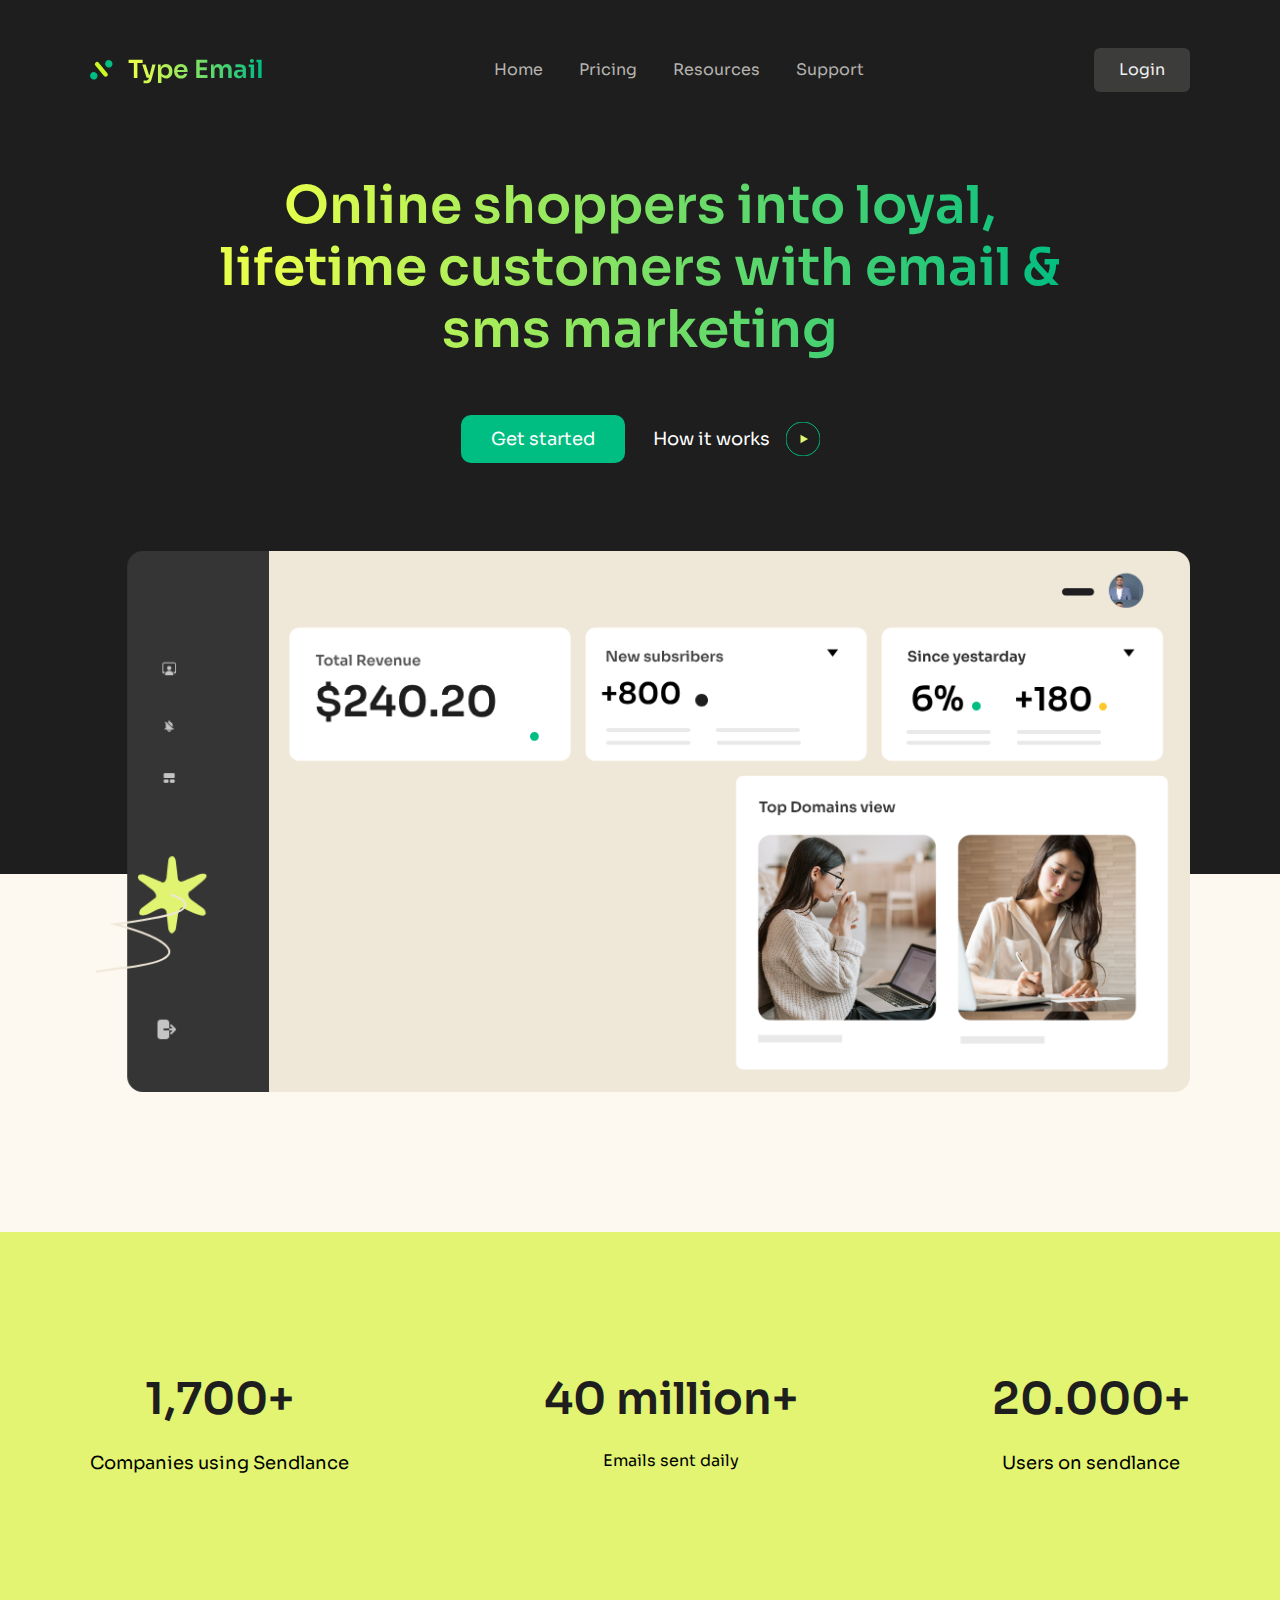
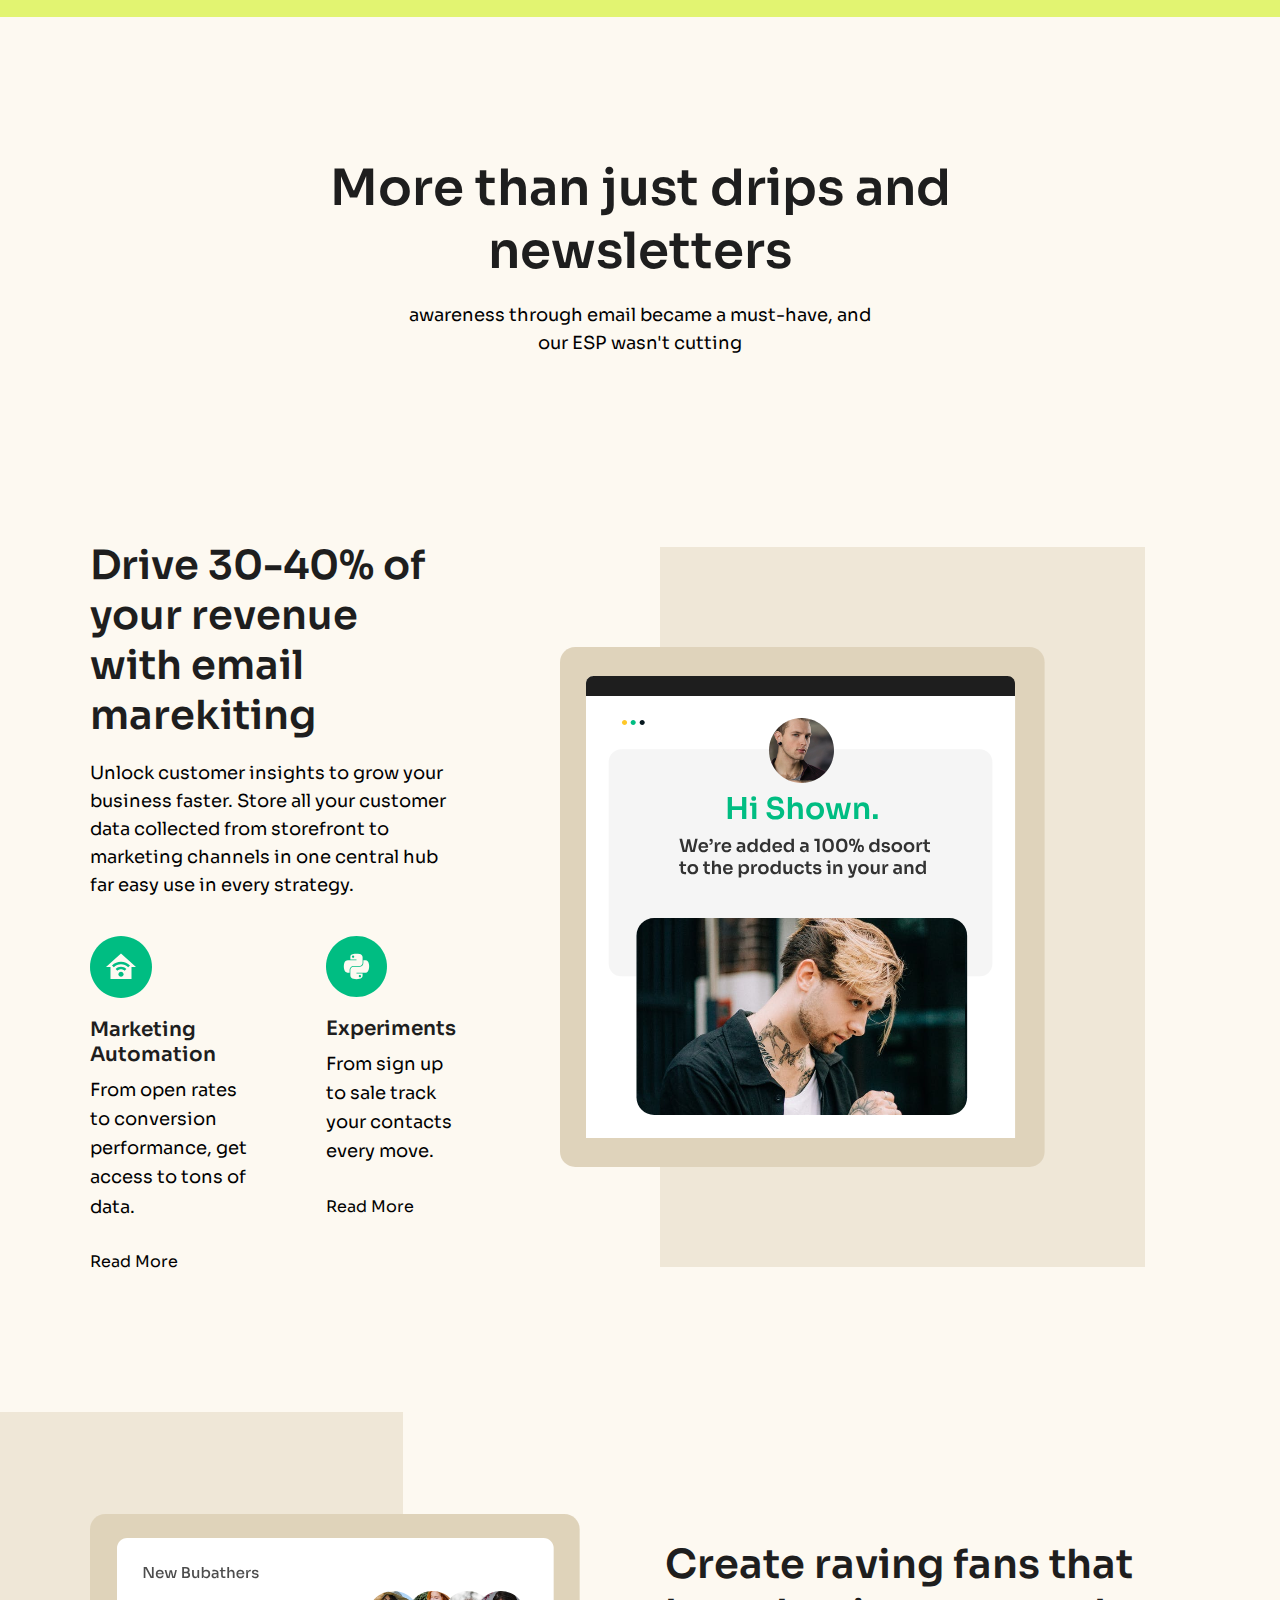
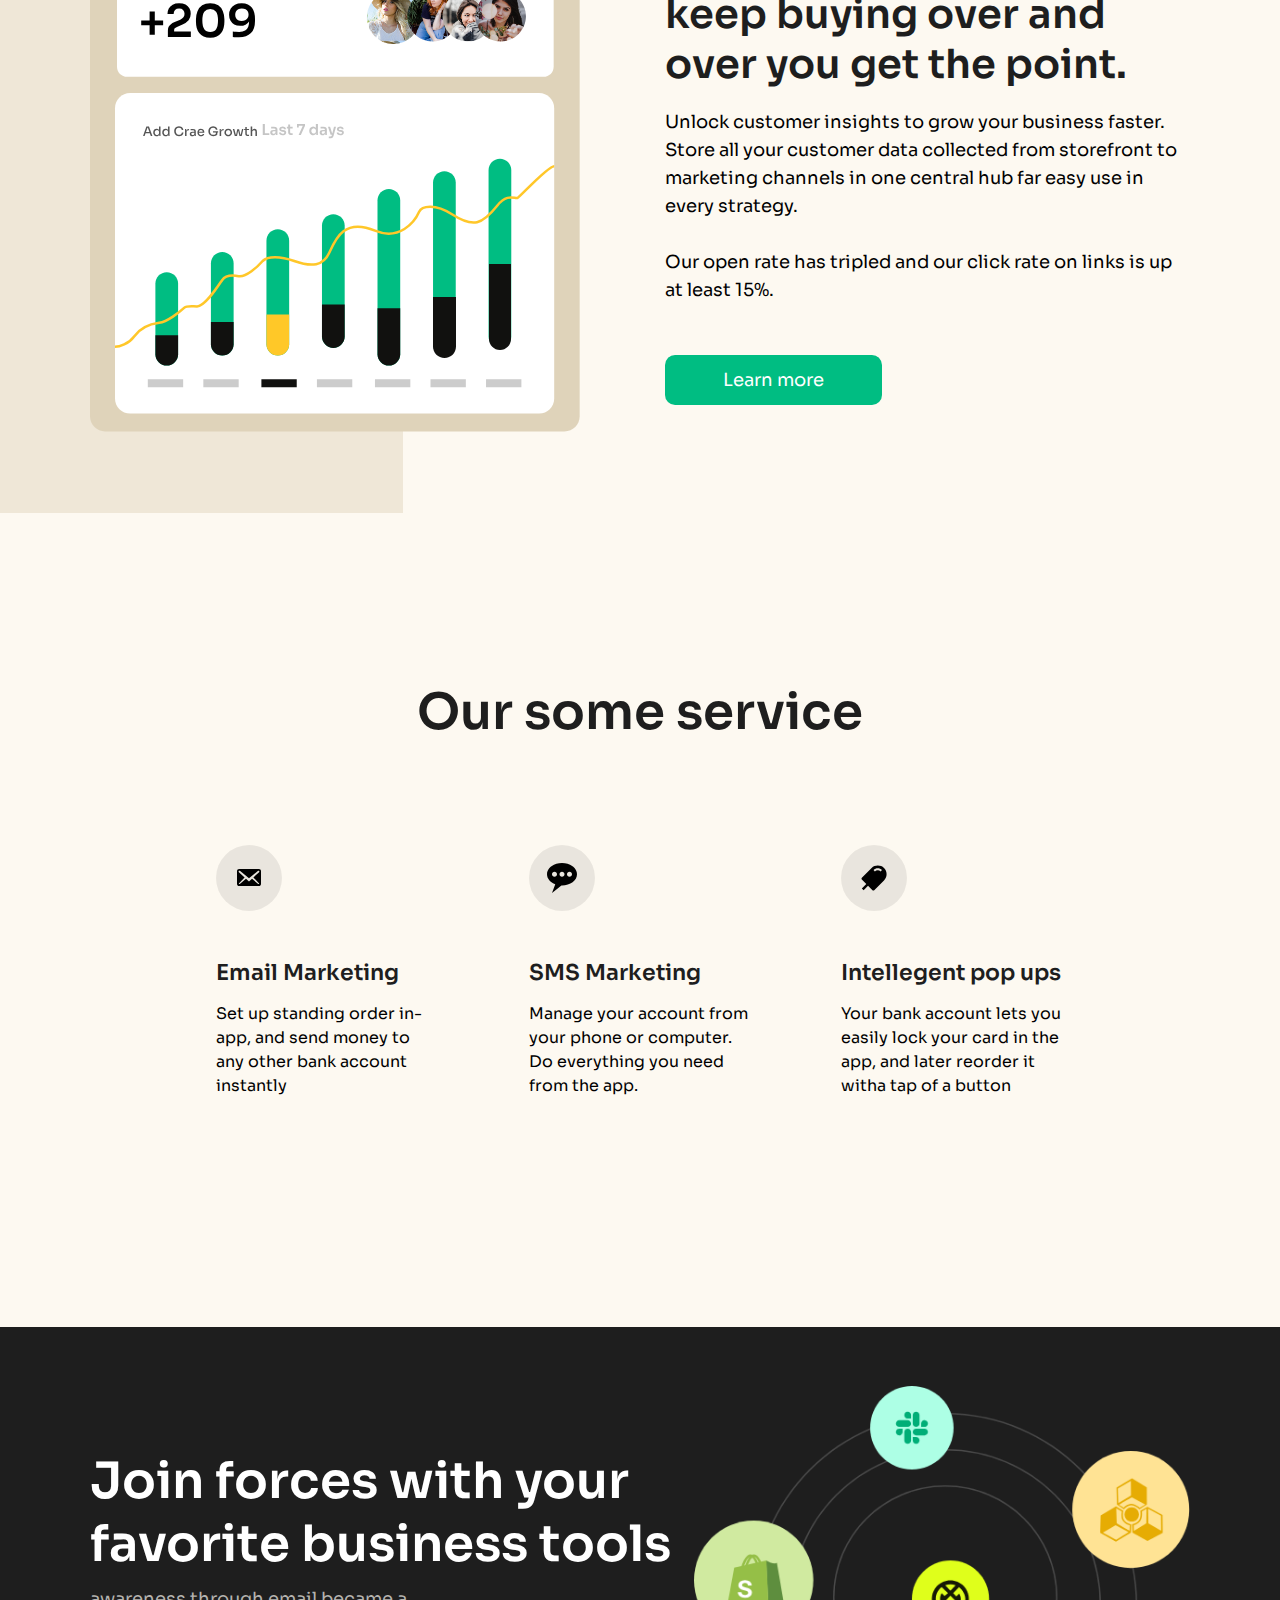
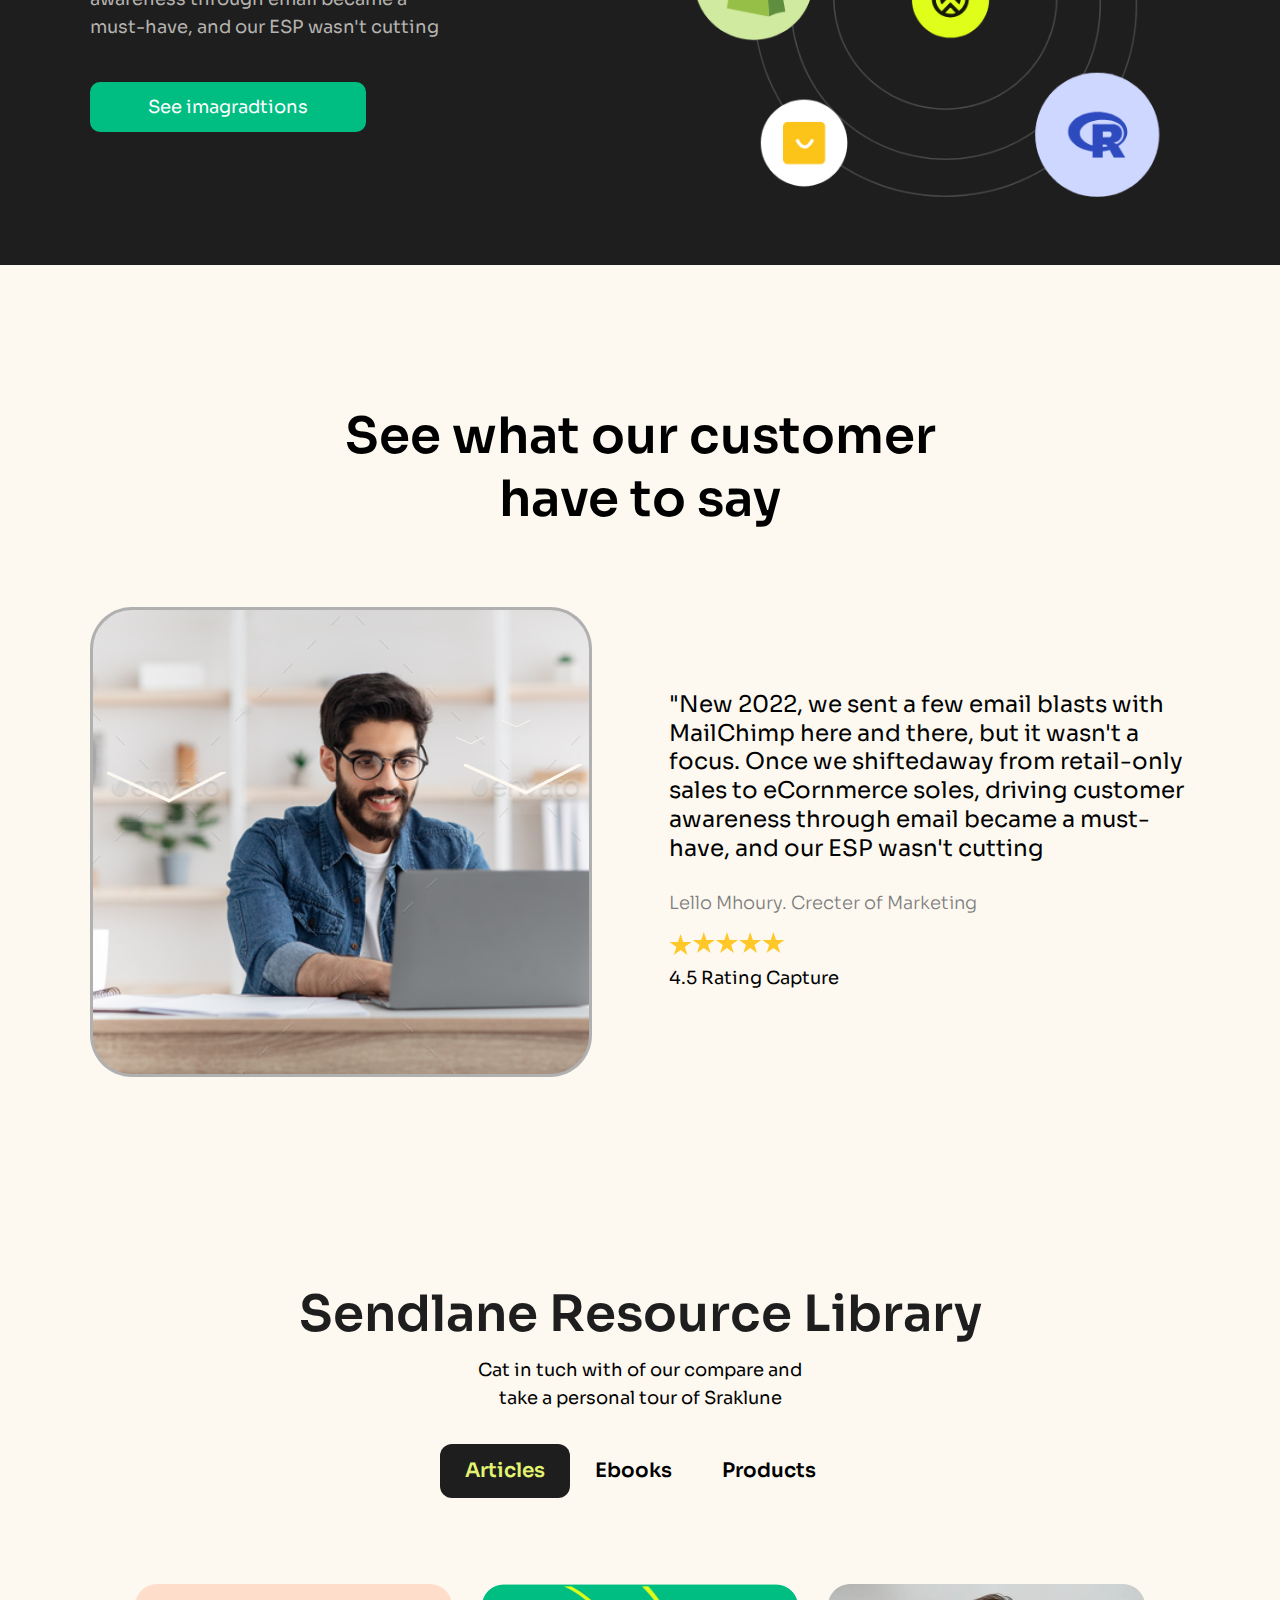
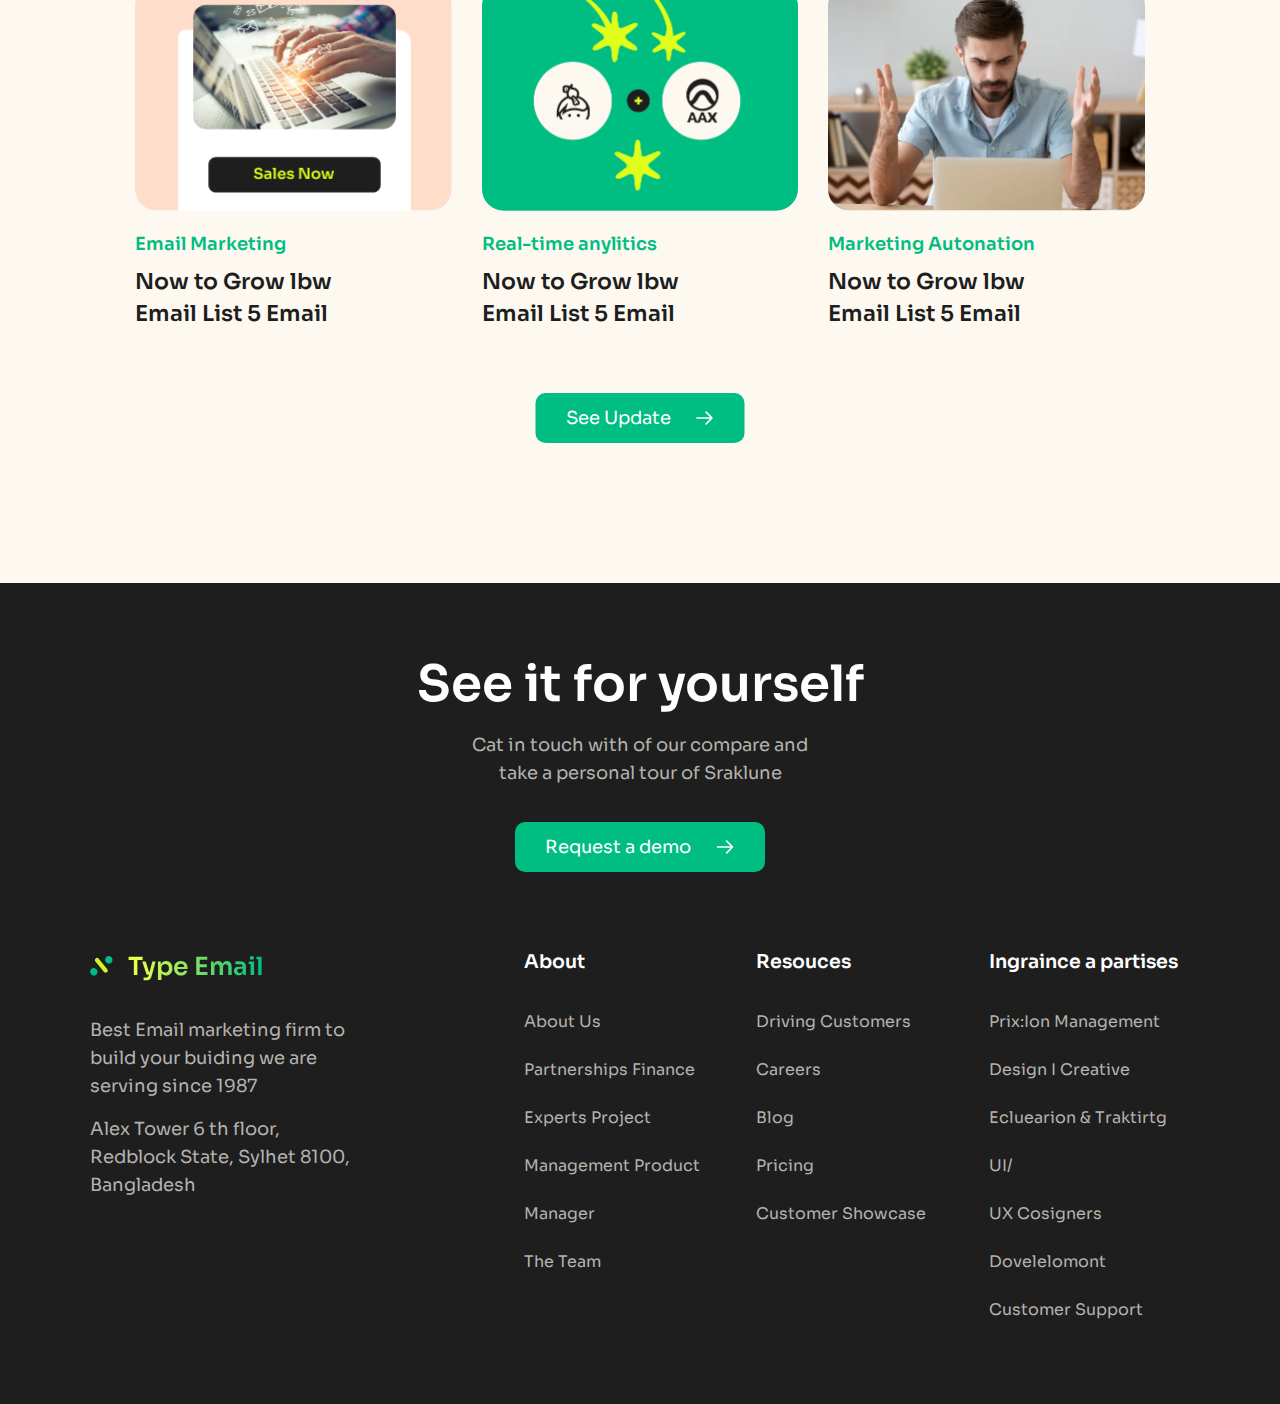
<file: index.html>
<!DOCTYPE html>
<html lang="en">
<head>
    <meta charset="UTF-8">
    <meta name="viewport" content="width=device-width, initial-scale=1.0">
    <title>Document</title>
    <link rel="preconnect" href="https://fonts.googleapis.com" />
    <link rel="preconnect" href="https://fonts.gstatic.com" crossorigin />
    <!-- <link
      href="https://fonts.googleapis.com/css2?family=Sora:wght@300;400;600&display=swap"
      rel="stylesheet"
    /> -->
    <link rel="stylesheet" href="css/main.css">
</head>
<body>
  <div class="wrapper">
    <header class="header">
      <div class="container">
        <div class="header-top">
          <a href="index.html" class="header-logo">
            <img src="image/Logo.svg" alt="">
            <span class="header-logo-text">Type Email</span>
          </a>
          <ul class="menu">
            <li class="menu-item">
              <a href="#" class="menu-link">Home</a>
            </li>
            <li class="menu-item">
              <a href="#" class="menu-link">Pricing</a>
            </li>
            <li class="menu-item">
              <a href="#" class="menu-link">Resources</a>
            </li>
            <li class="menu-item">
              <a href="#" class="menu-link">Support</a>
            </li>
          </ul>
          <a href="#" class="header-login">Login</a>
          <span class="menu-toggle">
            <svg
              width="13"
              height="12"
              viewBox="0 0 13 12"
              fill="none"
              xmlns="http://www.w3.org/2000/svg"
            >
              <rect width="13" height="2" fill="#82E263" />
              <rect y="5" width="13" height="2" fill="#82E263" />
              <rect y="10" width="13" height="2" fill="#82E263" />
            </svg>
          </span>
        </div>
        <div class="header-content">
          <h1 class="header-heading text-primary">Online shoppers into loyal, lifetime customers with email & sms marketing</h1>
          <div class="header-buttons">
            <a href="#" class="header-started button button--primary">Get started</a>
            <a href="#" class="header-works">
              <span>How it works</span>
              <img src="image/play.svg" alt="">
            </a>
          </div>
        </div>
        <div class="header-image">
          <img src="image/img1.png" alt="">
        </div>
      </div>
    </header>
    <main>
      <section class="countdown">
        <div class="container">
          <div class="countdown-list">
            <div class="countdown item">
              <h3 class="countdown-title">1,700+</h3>
              <p class="countdown-text">Companies using Sendlance</p>
            </div>
            <div class="countdown item">
              <h3 class="countdown-title">40 million+</h3>
              <p class="coutdown-text"> Emails sent daily</p>
            </div>
            <div class="countdown item">
              <h3 class="countdown-title">20.000+</h3>
              <p class="countdown-text">Users on sendlance</p>
            </div>
          </div>
        </div>
      </section>
      <section class="newsletter">
        <div class="container">
          <div class="newsletter-header">
            <h2 class="heading heading-big">More than just drips and newsletters</h2>
            <p class="text newsletter-cover">awareness through email became a must-have, and our ESP wasn't cutting</p>
          </div>
          <div class="newsletter-main">
            <div class="newsletter-container">
              <div class="newsletter-content">
                <h3 class="heading heading-normal newsletter-title">
                  Drive 30-40% of your revenue with email marekiting
                </h3>
                <p class="text newsletter-desc">
                  Unlock customer insights to grow your business faster. Store
                  all your customer data collected from storefront to marketing
                  channels in one central hub far easy use in every strategy.
                </p>
                <div class="newsletter-list">
                  <div class="newsletter-item">
                    <img src="image/icon-wifi.png" alt="" class="newsletter-icon">
                    <h4 class="heading heading--small newsletter-name">
                      Marketing Automation
                    </h4>
                    <p class="text newsletter-text">
                      From open rates to conversion performance, get access to
                      tons of data.
                    </p>
                    <a href="#" class="newsletter-link">Read More</a>
                  </div>
                  <div class="newsletter-item">
                    <img src="image/icon- emoji.png" alt="" class="newsletter-icon">
                    <h4 class="heading heading--small newsletter-name">
                      Experiments
                    </h4>
                    <p class="text newsletter-text">
                      From sign up to sale track your contacts every move.
                    </p>
                    <a href="#" class="newsletter-link">Read More</a>
                  </div>
                </div>
              </div>
                <div class="newsletter-image">
                  <img src="image/img2.png" alt="" class="newsletter-img">
                </div>
            </div>
          </div>
        </div>
      </section>
      <section class="feature">
        <div class="container">
          <div class="feature-main">
            <div class="feature-image">
              <img src="image/img3.png" alt="" class="feature-img">
            </div>
            <div class="feature-content">
              <h3 class="heading heading-normal feature-title">
                Create raving fans that keep buying over and over you get the
                point.
              </h3>
              <p class="text feature-text">
                Unlock customer insights to grow your business faster. Store
                all your customer data collected from storefront to marketing
                channels in one central hub far easy use in every strategy.
              </p>
              <p class="text feature-clover">
                Our open rate has tripled and our click rate on links is up at
                least 15%.
              </p>
              <a href="#" class="button button--primary feature-link"
                >Learn more</a
              >
            </div>
          </div>
        </div>
      </section>
      <section class="service">
        <div class="container">
          <h2 class="heading heading-big service-heading">Our some service</h2>
          <div class="service-list">
            <div class="service-item">
              <div class="service-icon">
                <svg
                  width="24"
                  height="17"
                  viewBox="0 0 24 17"
                  fill="none"
                  xmlns="http://www.w3.org/2000/svg"
                >
                  <path
                    d="M24 14.875V2.125C24 0.949167 23.0547 0 21.8836 0H2.1164C0.945326 0 0 0.949167 
                    0 2.125V14.875C0 16.0508 0.945326 17 2.1164 17H21.8836C23.0547 17 24 16.0508 24 
                    14.875ZM22.1517 1.96917C22.6173 2.43667 22.3633 2.91833 22.1093 3.15917L16.381 
                    8.42917L21.8836 14.1808C22.0529 14.3792 22.1658 14.6908 21.9683 14.9033C21.7848 
                    15.13 21.3616 15.1158 21.1781 14.9742L15.0123 9.69L11.9929 12.4525L8.98765 
                    9.69L2.82187 14.9742C2.63845 15.1158 2.21517 15.13 2.03175 14.9033C1.83422 
                    14.6908 1.94709 14.3792 2.1164 14.1808L7.61905 8.42917L1.89065 3.15917C1.63668
                     2.91833 1.38272 2.43667 1.84832 1.96917C2.31393 1.50167 2.79365 1.72833 3.18871
                      2.06833L11.9929 9.20833L20.8113 2.06833C21.2063 1.72833 21.6861 1.50167 22.1517 1.96917Z"
                    fill="currentColor"
                  />
                </svg>
              </div>
              <h3 class="heading heading--small service-title">
                Email Marketing
              </h3>
              <p class="service-desc">
                Set up standing order in-app, and send money to any other bank
                account instantly
              </p>
            </div>
            <div class="service-item is-active">
              <div class="service-icon">
                <svg
                  width="30"
                  height="30"
                  viewBox="0 0 30 30"
                  fill="none"
                  xmlns="http://www.w3.org/2000/svg"
                >
                  <path
                    d="M15 0C6.71484 0 0 5.0332 0 11.25C0 15.6445 3.36914 19.4414 8.26758 21.293L4.99805 30L14.4023 
                    22.4766C14.6016 22.4824 14.7949 22.5 15 22.5C23.2852 22.5 30 17.4668 30 11.25C30 5.0332 23.2852 
                    0 15 0ZM7.5 13.752C6.12305 13.752 4.99805 12.6328 4.99805 11.25C4.99805 9.86719 6.11719 8.74805 
                    7.5 8.74805C8.87695 8.74805 10.002 9.86719 10.002 11.25C10.002 12.6328 8.87695 13.752 7.5 13.752ZM15
                     13.752C13.623 13.752 12.498 12.6328 12.498 11.25C12.498 9.86719 13.6172 8.74805 15 8.74805C16.377 
                     8.74805 17.502 9.86719 17.502 11.25C17.502 12.6328 16.377 13.752 15 13.752ZM22.5 13.752C21.123 
                     13.752 19.998 12.6328 19.998 11.25C19.998 9.86719 21.1172 8.74805 22.5 8.74805C23.877 8.74805 
                     25.002 9.86719 25.002 11.25C25.002 12.6328 23.877 13.752 22.5 13.752Z"
                    fill="currentColor"
                  />
                </svg>
              </div>
              <h3 class="heading heading--small service-title">
                SMS Marketing
              </h3>
              <p class="service-desc">
                Manage your account from your phone or computer. Do everything
                you need from the app.
              </p>
            </div>
            <div class="service-item">
              <div class="service-icon">
                <svg
                  width="26"
                  height="26"
                  viewBox="0 0 26 26"
                  fill="none"
                  xmlns="http://www.w3.org/2000/svg"
                >
                  <path
                    d="M23 3.00002C22.1875 2.18741 21.2228 1.54281 20.1612 1.10303C19.0995 0.663245 17.9616 0.43689
                     16.8125 0.43689C15.6634 0.43689 14.5255 0.663245 13.4638 1.10303C12.4022 1.54281 11.4375 2.18741 
                     10.625 3.00002L0.849998 12.775C0.617185 13.0092 0.486507 13.326 0.486507 13.6563C0.486507 13.9865
                      0.617185 14.3033 0.849998 14.5375L5.275 18.9625L0.849998 23.375L2.625 25.15L7.0375 20.725L11.4625
                       25.15C11.6967 25.3828 12.0135 25.5135 12.3437 25.5135C12.674 25.5135 12.9908 25.3828 13.225 25.15L23
                        15.425C23.8201 14.6116 24.4711 13.6438 24.9153 12.5776C25.3595 11.5113 25.5882 10.3676 25.5882
                         9.21252C25.5882 8.05742 25.3595 6.91374 24.9153 5.84748C24.4711 4.78121 23.8201 3.81345 23 
                         3.00002ZM19.625 6.37502C18.8506 5.63537 17.8209 5.22263 16.75 5.22263C15.6791 5.22263 14.6494 
                         5.63537 13.875 6.37502L12.55 5.05002C13.6652 3.93863 15.1755 3.31458 16.75 3.31458C18.3245 
                         3.31458 19.8347 3.93863 20.95 5.05002L19.625 6.37502Z"
                    fill="currentColor"
                  />
                </svg>
              </div>
              <h3 class="heading heading--small service-title">
                Intellegent pop ups
              </h3>
              <p class="service-desc">
                Your bank account lets you easily lock your card in the app,
                and later reorder it witha tap of a button
              </p>
            </div>
          </div>
        </div>
      </section>
      <section class="tools">
        <div class="container">
          <div class="tools-main">
            <div class="tools-content">
              <h2 class="heading heading-big tools-heading">
                Join forces with your favorite business tools
              </h2>
              <p class="text tools-text">awareness through email became a must-have, and our ESP wasn't cutting</p>
              <a href="" class="button button--primary tools-button">See imagradtions</a>
            </div>
            <div class="tools-image">
              <img src="image/img4.png" alt="">
            </div>
          </div>
        </div>
      </section>
      <section class="testimonial">
        <div class="container">
          <h2 class="haeding heading-big testimonial-heading">See what our customer have to say</h2>
          <div class="testimonial-main">
            <div class="testimonial-image">
              <img src="image/img5.png" alt="">
            </div>
            <div class="testimonial-content">
                <div class="testimonial-text">
                  "New 2022, we sent a few email blasts with MailChimp here and there, but it wasn't a focus.
                   Once we shiftedaway from retail-only sales to eCornmerce soles,
                   driving customer awareness through email became a must-have, and our ESP wasn't cutting
                </div>
                <h4 class="testimonial-author">Lello Mhoury. Crecter of Marketing</h4>
                <img src="image/icon-star.png" alt="" class="testimonial-star">
                <p class="testimonial-rating">4.5 Rating Capture</p>
            </div>
          </div>
        </div>
      </section>
      <section class="library">
        <div class="container">
          <div class="library-header">
            <h2 class="heading heading-big">Sendlane Resource Library</h2>
            <p class="text">
              Cat in tuch with of our compare and take a personal tour of
              Sraklune
            </p>
          </div>
          <div class="library-tabs">
            <div class="library-tab is-active">Articles</div>
            <div class="library-tab">Ebooks</div>
            <div class="library-tab">Products</div>
          </div>
          <div class="library-list">
            <div class="library-item">
              <a href="#" class="library-image">
                <img src="image/img8.png"alt=""/>
              </a>
              <a href="#" class="library-category">Email Marketing</a>
              <h3 class="library-title">
                <a href="#" class="heading heading--small library-cover">
                  Now to Grow lbw Email List 5 Email
                </a>
              </h3>
            </div>
            <div class="library-item">
              <a href="#" class="library-image">
                <img src="image/img9.png"alt=""/></a>
              <a href="#" class="library-category">Real-time anylitics</a>
              <h3 class="library-title">
                <a href="#" class=" heading heading--small library-cover">
                  Now to Grow lbw Email List 5 Email
                </a>
              </h3>
            </div>
            <div class="library-item">
              <a href="#" class="library-image">
                <img src="image/img10.png"alt="" />
              </a >
              <a href="#" class="library-category">Marketing Autonation</a>
              <h3 class="library-title">
                <a href="#" class="heading heading--small library-cover">
                  Now to Grow lbw Email List 5 Email
                </a>
              </h3>
            </div>
          </div>
          <a href="#" class="button button--primary library-more">
            <span>See Update</span>
            <span class="icon">
              <svg
                xmlns="http://www.w3.org/2000/svg"
                fill="none"
                viewBox="0 0 24 24"
                stroke="currentColor"
                stroke-width="2"
                style="max-height: 24px"
              >
                <path
                  stroke-linecap="round"
                  stroke-linejoin="round"
                  d="M14 5l7 7m0 0l-7 7m7-7H3"
                />
              </svg>
            </span>
          </a>
        </div>
      </section>
    </main>
    <footer class="footer">
      <div class="container footer-layout">
        <div class="footer-header">
          <h2 class="heading heading-big">See it for yourself</h2>
          <p class="text">
            Cat in touch with of our compare and take a personal tour of
            Sraklune
          </p>
          <a href="#" class="button button--primary footer-button">
            <span>Request a demo</span>
            <span class="icon">
              <svg
                xmlns="http://www.w3.org/2000/svg"
                fill="none"
                viewBox="0 0 24 24"
                stroke="currentColor"
                stroke-width="2"
                style="max-height: 24px"
              >
                <path
                  stroke-linecap="round"
                  stroke-linejoin="round"
                  d="M14 5l7 7m0 0l-7 7m7-7H3"
                />
              </svg>
            </span>
          </a>
        </div>
         <div class="footer-bottom">
          <div class="footer-column">
            <a href="index.html" class="header-logo footer-desc">
              <img src="image/Logo.svg" alt="">
              <span class="header-logo-text">Type Email</span>
            </a>
            <p class="text footer-social">Best Email marketing firm to build your buiding we are serving since 1987</p>
            <p class="text footer-social">Alex Tower 6 th floor, Redblock State, Sylhet 8100, Bangladesh</p>
          </div>
          <div class="footer-column">
            <h3 class="footer-heading footer-small">About</h3>
            <ul class="footer-links">
              <li class="footer-item">
                <a href="#" class="footer-link">About Us</a>
              </li>
              <li class="footer-item">
                <a href="#" class="footer-link">Partnerships Finance</a>
              </li>
              <li class="footer-item">
                <a href="#" class="footer-link">Experts Project</a>
              </li>
              <li class="footer-item">
                <a href="#" class="footer-link">Management Product</a>
              </li>
              <li class="footer-item">
                <a href="#" class="footer-link">Manager</a>
              </li>
              <li class="footer-item">
                <a href="#" class="footer-link">The Team</a>
              </li>
            </ul>
          </div>
          <div class="footer-column">
            <h3 class="footer-heading footer-small">Resouces</h3>
            <ul class="footer-links">
              <li class="footer-item">
                <a href="#" class="footer-link">Driving Customers</a>
              </li>
              <li class="footer-item">
                <a href="#" class="footer-link">Careers</a>
              </li>
              <li class="footer-item">
                <a href="#" class="footer-link">Blog</a>
              </li>
              <li class="footer-item">
                <a href="#" class="footer-link">Pricing</a>
              </li>
              <li class="footer-item">
                <a href="#" class="footer-link">Customer Showcase</a>
              </li>
            </ul>
          </div>
          <div class="footer-column">
            <h3 class="footer-heading footer-small">Ingraince a partises</h3>
            <ul class="footer-links">
              <li class="footer-item">
                <a href="#" class="footer-link">Prix:Ion Management</a>
              </li>
              <li class="footer-item">
                <a href="#" class="footer-link">Design I Creative</a>
              </li>
              <li class="footer-item">
                <a href="#" class="footer-link">Ecluearion & Traktirtg UI/</a>
              </li>
              <li class="footer-item">
                <a href="#" class="footer-link">UX Cosigners</a>
              </li>
              <li class="footer-item">
                <a href="#" class="footer-link">Dovelelomont</a>
              </li>
              <li class="footer-item">
                <a href="#" class="footer-link">Customer Support</a>
              </li>
            </ul>
          </div>
        </div>
      </div>
    </footer>
  </div>
  <script src="./app.js"></script>
</body>
</html>
</file>
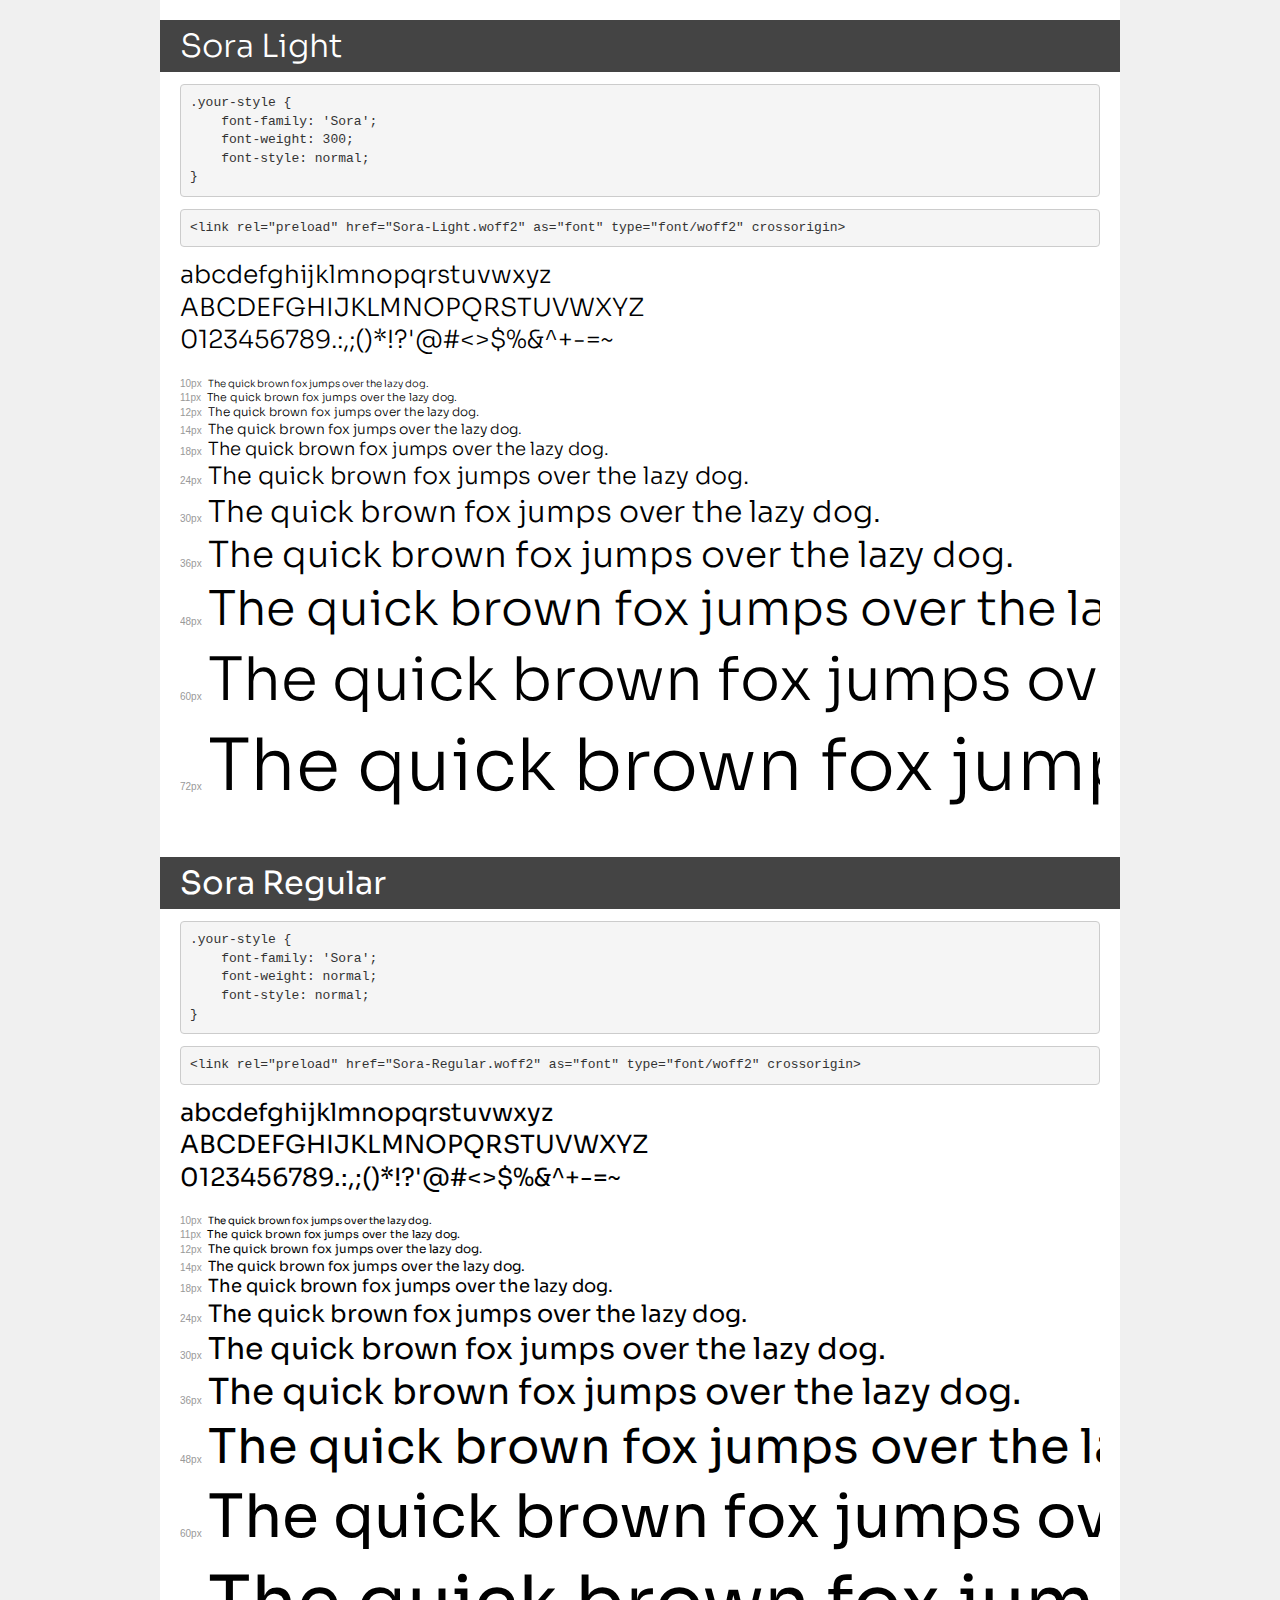
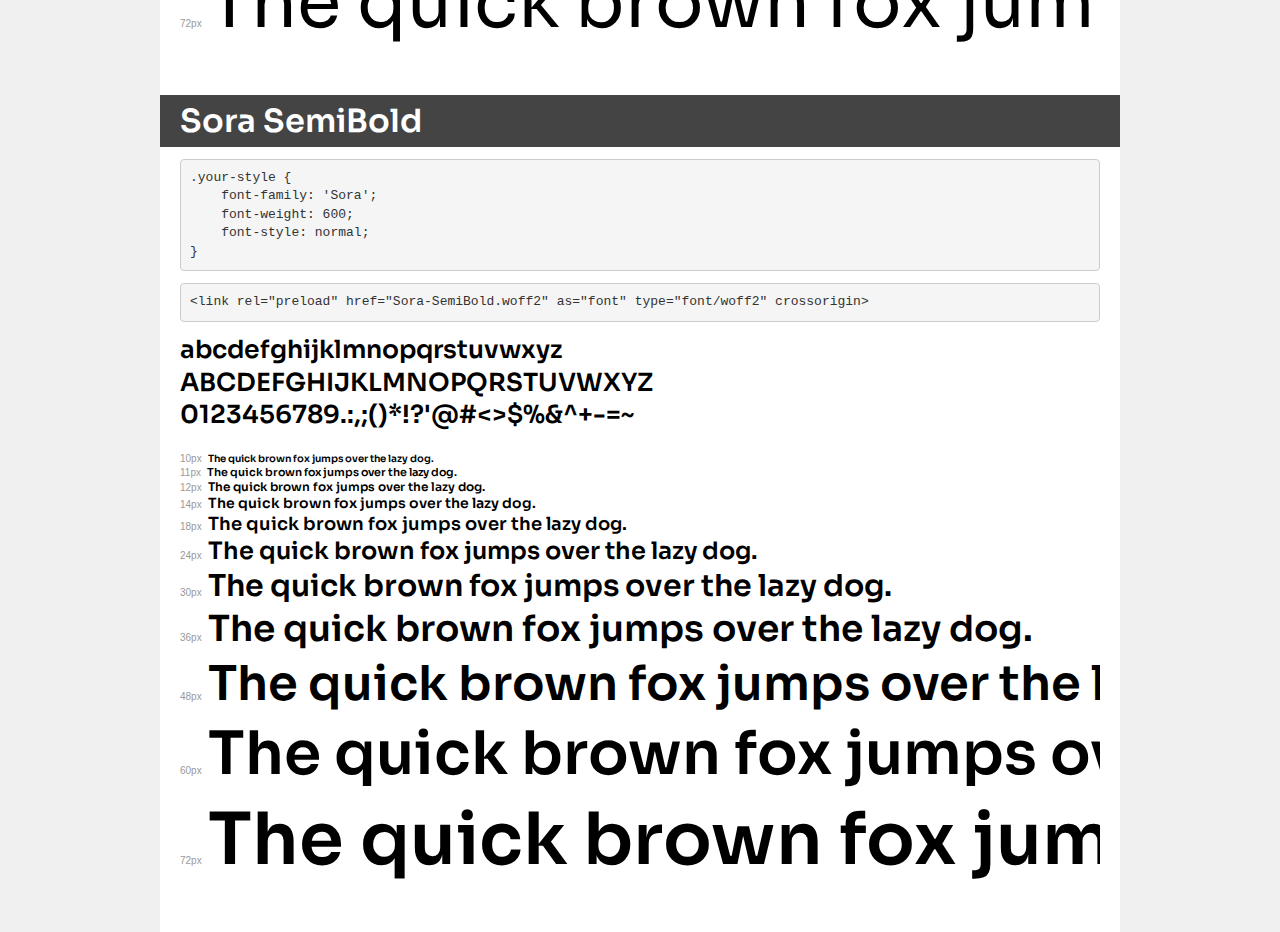
<file: font/Sora/demo.html>
<!DOCTYPE html>
<html lang="en">
<head>
    <meta charset="utf-8">
    <meta http-equiv="X-UA-Compatible" content="IE=edge">
    <meta name="viewport" content="width=device-width, initial-scale=1">
    <meta name="robots" content="noindex, noarchive">
    <meta name="format-detection" content="telephone=no">
    <title>Transfonter demo</title>
    <link href="stylesheet.css" rel="stylesheet">
    <style>
        /*
        http://meyerweb.com/eric/tools/css/reset/
        v2.0 | 20110126
        License: none (public domain)
        */
        html, body, div, span, applet, object, iframe,
        h1, h2, h3, h4, h5, h6, p, blockquote, pre,
        a, abbr, acronym, address, big, cite, code,
        del, dfn, em, img, ins, kbd, q, s, samp,
        small, strike, strong, sub, sup, tt, var,
        b, u, i, center,
        dl, dt, dd, ol, ul, li,
        fieldset, form, label, legend,
        table, caption, tbody, tfoot, thead, tr, th, td,
        article, aside, canvas, details, embed,
        figure, figcaption, footer, header, hgroup,
        menu, nav, output, ruby, section, summary,
        time, mark, audio, video {
            margin: 0;
            padding: 0;
            border: 0;
            font-size: 100%;
            font: inherit;
            vertical-align: baseline;
        }
        /* HTML5 display-role reset for older browsers */
        article, aside, details, figcaption, figure,
        footer, header, hgroup, menu, nav, section {
            display: block;
        }
        body {
            line-height: 1;
        }
        ol, ul {
            list-style: none;
        }
        blockquote, q {
            quotes: none;
        }
        blockquote:before, blockquote:after,
        q:before, q:after {
            content: '';
            content: none;
        }
        table {
            border-collapse: collapse;
            border-spacing: 0;
        }
        /* demo styles */
        body {
            background: #f0f0f0;
            color: #000;
        }
        .page {
            background: #fff;
            width: 920px;
            margin: 0 auto;
            padding: 20px 20px 0 20px;
            overflow: hidden;
        }
        .font-container {
            overflow-x: auto;
            overflow-y: hidden;
            margin-bottom: 40px;
            line-height: 1.3;
            white-space: nowrap;
            padding-bottom: 5px;
        }
        h1 {
            position: relative;
            background: #444;
            font-size: 32px;
            color: #fff;
            padding: 10px 20px;
            margin: 0 -20px 12px -20px;
        }
        .letters {
            font-size: 25px;
            margin-bottom: 20px;
        }
        .s10:before {
            content: '10px';
        }
        .s11:before {
            content: '11px';
        }
        .s12:before {
            content: '12px';
        }
        .s14:before {
            content: '14px';
        }
        .s18:before {
            content: '18px';
        }
        .s24:before {
            content: '24px';
        }
        .s30:before {
            content: '30px';
        }
        .s36:before {
            content: '36px';
        }
        .s48:before {
            content: '48px';
        }
        .s60:before {
            content: '60px';
        }
        .s72:before {
            content: '72px';
        }
        .s10:before, .s11:before, .s12:before, .s14:before,
        .s18:before, .s24:before, .s30:before, .s36:before,
        .s48:before, .s60:before, .s72:before {
            font-family: Arial, sans-serif;
            font-size: 10px;
            font-weight: normal;
            font-style: normal;
            color: #999;
            padding-right: 6px;
        }
        pre {
            display: block;
            padding: 9px;
            margin: 0 0 12px;
            font-family: Monaco, Menlo, Consolas, "Courier New", monospace;
            font-size: 13px;
            line-height: 1.428571429;
            color: #333;
            font-weight: normal;
            font-style: normal;
            background-color: #f5f5f5;
            border: 1px solid #ccc;
            overflow-x: auto;
            border-radius: 4px;
        }
        /* responsive */
        @media (max-width: 959px) {
            .page {
                width: auto;
                margin: 0;
            }
        }
    </style>
</head>
<body>
<div class="page">
    <div class="demo">
        <h1 style="font-family: 'Sora'; font-weight: 300; font-style: normal;">Sora Light</h1>
        <pre title="Usage">.your-style {
    font-family: 'Sora';
    font-weight: 300;
    font-style: normal;
}</pre>
        <pre title="Preload (optional)">
&lt;link rel=&quot;preload&quot; href=&quot;Sora-Light.woff2&quot; as=&quot;font&quot; type=&quot;font/woff2&quot; crossorigin&gt;</pre>
        <div class="font-container" style="font-family: 'Sora'; font-weight: 300; font-style: normal;">
            <p class="letters">
                abcdefghijklmnopqrstuvwxyz<br>
ABCDEFGHIJKLMNOPQRSTUVWXYZ<br>
                0123456789.:,;()*!?'@#&lt;&gt;$%&^+-=~
            </p>
            <p class="s10" style="font-size: 10px;">The quick brown fox jumps over the lazy dog.</p>
            <p class="s11" style="font-size: 11px;">The quick brown fox jumps over the lazy dog.</p>
            <p class="s12" style="font-size: 12px;">The quick brown fox jumps over the lazy dog.</p>
            <p class="s14" style="font-size: 14px;">The quick brown fox jumps over the lazy dog.</p>
            <p class="s18" style="font-size: 18px;">The quick brown fox jumps over the lazy dog.</p>
            <p class="s24" style="font-size: 24px;">The quick brown fox jumps over the lazy dog.</p>
            <p class="s30" style="font-size: 30px;">The quick brown fox jumps over the lazy dog.</p>
            <p class="s36" style="font-size: 36px;">The quick brown fox jumps over the lazy dog.</p>
            <p class="s48" style="font-size: 48px;">The quick brown fox jumps over the lazy dog.</p>
            <p class="s60" style="font-size: 60px;">The quick brown fox jumps over the lazy dog.</p>
            <p class="s72" style="font-size: 72px;">The quick brown fox jumps over the lazy dog.</p>
        </div>
    </div>

    <div class="demo">
        <h1 style="font-family: 'Sora'; font-weight: normal; font-style: normal;">Sora Regular</h1>
        <pre title="Usage">.your-style {
    font-family: 'Sora';
    font-weight: normal;
    font-style: normal;
}</pre>
        <pre title="Preload (optional)">
&lt;link rel=&quot;preload&quot; href=&quot;Sora-Regular.woff2&quot; as=&quot;font&quot; type=&quot;font/woff2&quot; crossorigin&gt;</pre>
        <div class="font-container" style="font-family: 'Sora'; font-weight: normal; font-style: normal;">
            <p class="letters">
                abcdefghijklmnopqrstuvwxyz<br>
ABCDEFGHIJKLMNOPQRSTUVWXYZ<br>
                0123456789.:,;()*!?'@#&lt;&gt;$%&^+-=~
            </p>
            <p class="s10" style="font-size: 10px;">The quick brown fox jumps over the lazy dog.</p>
            <p class="s11" style="font-size: 11px;">The quick brown fox jumps over the lazy dog.</p>
            <p class="s12" style="font-size: 12px;">The quick brown fox jumps over the lazy dog.</p>
            <p class="s14" style="font-size: 14px;">The quick brown fox jumps over the lazy dog.</p>
            <p class="s18" style="font-size: 18px;">The quick brown fox jumps over the lazy dog.</p>
            <p class="s24" style="font-size: 24px;">The quick brown fox jumps over the lazy dog.</p>
            <p class="s30" style="font-size: 30px;">The quick brown fox jumps over the lazy dog.</p>
            <p class="s36" style="font-size: 36px;">The quick brown fox jumps over the lazy dog.</p>
            <p class="s48" style="font-size: 48px;">The quick brown fox jumps over the lazy dog.</p>
            <p class="s60" style="font-size: 60px;">The quick brown fox jumps over the lazy dog.</p>
            <p class="s72" style="font-size: 72px;">The quick brown fox jumps over the lazy dog.</p>
        </div>
    </div>

    <div class="demo">
        <h1 style="font-family: 'Sora'; font-weight: 600; font-style: normal;">Sora SemiBold</h1>
        <pre title="Usage">.your-style {
    font-family: 'Sora';
    font-weight: 600;
    font-style: normal;
}</pre>
        <pre title="Preload (optional)">
&lt;link rel=&quot;preload&quot; href=&quot;Sora-SemiBold.woff2&quot; as=&quot;font&quot; type=&quot;font/woff2&quot; crossorigin&gt;</pre>
        <div class="font-container" style="font-family: 'Sora'; font-weight: 600; font-style: normal;">
            <p class="letters">
                abcdefghijklmnopqrstuvwxyz<br>
ABCDEFGHIJKLMNOPQRSTUVWXYZ<br>
                0123456789.:,;()*!?'@#&lt;&gt;$%&^+-=~
            </p>
            <p class="s10" style="font-size: 10px;">The quick brown fox jumps over the lazy dog.</p>
            <p class="s11" style="font-size: 11px;">The quick brown fox jumps over the lazy dog.</p>
            <p class="s12" style="font-size: 12px;">The quick brown fox jumps over the lazy dog.</p>
            <p class="s14" style="font-size: 14px;">The quick brown fox jumps over the lazy dog.</p>
            <p class="s18" style="font-size: 18px;">The quick brown fox jumps over the lazy dog.</p>
            <p class="s24" style="font-size: 24px;">The quick brown fox jumps over the lazy dog.</p>
            <p class="s30" style="font-size: 30px;">The quick brown fox jumps over the lazy dog.</p>
            <p class="s36" style="font-size: 36px;">The quick brown fox jumps over the lazy dog.</p>
            <p class="s48" style="font-size: 48px;">The quick brown fox jumps over the lazy dog.</p>
            <p class="s60" style="font-size: 60px;">The quick brown fox jumps over the lazy dog.</p>
            <p class="s72" style="font-size: 72px;">The quick brown fox jumps over the lazy dog.</p>
        </div>
    </div>

</div>
</body>
</html>
</file>
<file: css/main.css>
*,
*::before,
*::after {
  box-sizing: border-box;
}

* {
  margin: 0;
}

html,
body {
  height: 100%;
}

body {
  line-height: 1.5;
}

img,
picture,
video,
canvas,
svg {
  display: block;
  max-width: 100%;
}

input,
button,
textarea,
select {
  font: inherit;
  outline: none;
  border: none;
}

p,
h1,
h2,
h3,
h4,
h5,
h6 {
  overflow-wrap: break-word;
}

:root {
  --primary-font: "Sora", sans-serif;
  --body-bg: #fdf9f1;
  --gray1e: #1e1e1e;
  --grayb5: #b5b3af;
  --gray7d: #7d7d7d;
  --white: #fff;
  --body-size: 1440px;
  --container: 1100px;
  --gap: 15px;
  --primary-color: #00bd82;
  --primary-yellow: #e2f471;
}

@font-face {
  font-family: "Sora";
  src: url("../font/Sora/Sora-Light.woff2") format("woff2"), url("../font/Sora/Sora-Light.woff") format("woff");
  font-weight: 300;
  font-style: normal;
  font-display: swap;
}
@font-face {
  font-family: "Sora";
  src: url("../font/Sora/Sora-Regular.woff2") format("woff2"), url("../font/Sora/Sora-Regular.woff") format("woff");
  font-weight: normal;
  font-style: normal;
  font-display: swap;
}
@font-face {
  font-family: "Sora";
  src: url("../font/Sora/Sora-SemiBold.woff2") format("woff2"), url("../font/Sora/Sora-SemiBold.woff") format("woff");
  font-weight: 600;
  font-style: normal;
  font-display: swap;
}
body {
  background-color: var(--body-bg);
  font-family: var(--primary-font);
  font-weight: 400;
}

.wrapper {
  margin: 0 auto;
}

.container {
  max-width: calc(var(--container) + var(--gap) * 2);
  padding: 0 var(--gap);
  margin: 0 auto;
}

.text-primary {
  background: linear-gradient(93.52deg, #e6ff4b 8.71%, #00bd82 98.16%);
  color: transparent;
  -webkit-background-clip: text;
  background-clip: text;
}

.button {
  display: inline-block;
  color: white;
  border-radius: 10px;
  line-height: 1;
  cursor: pointer;
  border: 0;
  outline: none;
  padding: 15px 30px;
  font-size: 18px;
}
.button--primary {
  background-color: var(--primary-color);
}
@media screen and (max-width: 1023px) {
  .button {
    font-size: 14px;
    padding: 10px 20px;
  }
}

.heading {
  font-weight: 600;
  color: var(--gray1e);
}
.heading-big {
  font-size: 50px;
  line-height: 1.26;
}
.heading-normal {
  font-size: 40px;
  line-height: 1.25;
}
.heading--small {
  font-size: 22px;
  line-height: 1.4545454545;
}
@media screen and (max-width: 1023px) {
  .heading-big {
    font-size: 30px;
  }
  .heading-normal {
    font-size: 24px;
  }
  .heading--small {
    font-size: 20px;
  }
}

.text {
  font-size: 18px;
  line-height: 1.5555555556;
}
@media screen and (max-width: 1023px) {
  .text {
    font-size: 14px;
  }
}

a {
  text-decoration: none;
  color: inherit;
}

.header {
  background-image: linear-gradient(to bottom, var(--gray1e) 80%, var(--body-bg) 80%);
  margin-bottom: 140px;
}
.header-top {
  display: flex;
  justify-content: space-between;
  align-items: center;
  padding: 48px 0 83px;
}
.header-logo {
  display: flex;
  align-items: center;
  gap: 0 15px;
  font-size: 25px;
  font-weight: 600;
}
.header-logo-text {
  background: linear-gradient(93.52deg, #e6ff4b 8.71%, #00bd82 98.16%);
  color: transparent;
  -webkit-background-clip: text;
  background-clip: text;
  display: inline-block;
}
.header-login {
  display: inline-block;
  color: white;
  padding: 9px 25px;
  border-radius: 6px;
  line-height: 1.625;
  position: relative;
}
.header-login:before {
  content: "";
  position: absolute;
  inset: 0;
  border-radius: inherit;
  background-color: var(--grayb5);
  opacity: 0.2;
}
.header-content {
  max-width: 873px;
  margin: 0 auto;
  text-align: center;
}
.header-heading {
  font-size: 52px;
  line-height: 1.1923076923;
  margin-bottom: 54px;
}
.header-buttons {
  display: flex;
  align-items: center;
  justify-content: center;
  gap: 0 28px;
  margin-bottom: 88px;
}
.header-works {
  display: flex;
  align-items: center;
  gap: 0 16px;
  color: white;
  font-size: 18px;
}
@media screen and (max-width: 1023px) {
  .header {
    margin-bottom: 60px;
  }
  .header-top {
    justify-content: flex-start;
  }
  .header-logo {
    font-size: 20px;
  }
  .header-top {
    padding: 25px 0 55px;
  }
  .header-heading {
    font-size: 30px;
    line-height: 1.5;
    margin-bottom: 35px;
  }
  .header-login {
    font-size: 12px;
    margin-left: auto;
    margin-right: 40px;
  }
  .header-buttons {
    gap: 0 20px;
    margin-bottom: 64px;
  }
  .header-works span {
    display: none;
  }
}
@media screen and (max-width: 375px) {
  .header-heading {
    max-width: 281px;
    margin-left: auto;
    margin-right: auto;
  }
  .header-started {
    padding: 12px 20px;
  }
}

.menu {
  display: flex;
  align-items: center;
  gap: 0 36px;
  list-style: none;
  padding: 0;
}
.menu-toggle {
  display: none;
}
.menu-toggle * {
  pointer-events: none;
}
.menu-link {
  color: var(--grayb5);
  position: relative;
  display: inline-block;
  transition: color 0.25s ease-out;
}
.menu-link:before {
  content: "";
  height: 2px;
  width: 0;
  background-image: linear-gradient(to right bottom, var(--primary-color), var(--primary-yellow));
  position: absolute;
  bottom: -2px;
  left: 0;
  transition: width 0.25s ease-in;
}
.menu-link:hover {
  color: var(--white);
}
.menu-link:hover:before {
  width: 100%;
}
@media screen and (max-width: 1023px) {
  .menu {
    position: fixed;
    right: 0;
    top: 0;
    bottom: 0;
    width: 300px;
    background-color: var(--gray1e);
    z-index: 9;
    flex-direction: column;
    align-items: stretch;
    transform: translate(150%, 0);
    transition: transform 0.25s ease-in;
  }
  .menu.is-show {
    transform: none;
  }
  .menu-item {
    margin-bottom: 15px;
  }
  .menu-link {
    display: block;
    padding: 15px;
  }
  .menu-link:before {
    display: none;
  }
  .menu-toggle {
    display: inline-block;
  }
}

.countdown {
  background-color: var(--primary-yellow);
  padding: 70px 0;
}
.countdown-list {
  display: flex;
  justify-content: space-between;
  align-items: flex-start;
  gap: 20px;
  text-align: center;
}
.countdown-title {
  color: var(--gray1e);
  font-weight: 600;
  font-size: 44px;
  margin-bottom: 22px;
  line-height: 1.25;
}
.countdown-text {
  font-size: 18px;
  line-height: 1.5555555556;
}
@media screen and (max-width: 1023px) {
  .countdown-list {
    flex-direction: column;
    row-gap: 64px;
    align-items: center;
  }
}

.newsletter {
  padding: 140px 0 66px;
}
.newsletter-header {
  text-align: center;
  margin-bottom: 95px;
}
.newsletter-header .heading-big {
  max-width: 629px;
  margin: 0 auto 18px;
}
.newsletter-header .text {
  max-width: 475px;
  margin: 0 auto;
}
.newsletter-main {
  padding: 89px 0 72px;
}
.newsletter-container {
  display: flex;
  align-items: center;
  gap: 104px;
  width: 100%;
}
.newsletter-content {
  flex: 1;
  max-width: 555px;
}
.newsletter-title {
  margin-bottom: 18px;
  max-width: 378px;
}
.newsletter-desc {
  margin-bottom: 37px;
  max-width: 508px;
}
.newsletter-list {
  display: flex;
  justify-content: space-between;
  align-items: flex-start;
  gap: 74px;
}
.newsletter-item {
  max-width: 265px;
}
.newsletter-icon {
  margin-bottom: 19px;
}
.newsletter-name {
  font-size: 20px;
  font-weight: 600;
  line-height: 1.25;
  margin-bottom: 9px;
}
.newsletter-text {
  margin-bottom: 28px;
  line-height: 1.625;
}
.newsletter-link {
  text-underline-offset: 2px;
}
.newsletter-link:hover {
  text-decoration: underline;
  text-decoration-color: var(--primary-color);
}
.newsletter-image {
  flex-shrink: 0;
  max-width: 648px;
  position: relative;
}
.newsletter-image:before {
  content: "";
  width: 100%;
  height: calc(100% + 200px);
  display: block;
  position: absolute;
  top: -100px;
  right: -145px;
  background: #EFE7D7;
  z-index: 2;
  max-width: 502px;
}
.newsletter-img {
  position: relative;
  z-index: 9;
}
@media screen and (max-width: 1530px) {
  .newsletter-image:before {
    right: -100px;
  }
}
@media screen and (max-width: 1300px) {
  .newsletter-image {
    margin-right: 145px;
  }
}
@media screen and (max-width: 1032px) {
  .newsletter-image:before {
    right: -85px;
  }
  .newsletter-img {
    right: 15px;
  }
}
@media screen and (max-width: 1023px) {
  .newsletter {
    padding: 60px 20px;
  }
  .newsletter-main {
    padding: 0;
  }
  .newsletter-header {
    margin-bottom: 60px;
  }
  .newsletter-container {
    flex-direction: column-reverse;
  }
  .newsletter-image {
    margin-top: 102px;
    margin-bottom: 60px;
  }
  .newsletter-img {
    right: 0;
  }
  .newsletter-desc {
    margin-bottom: 65px;
  }
  .newsletter-list {
    flex-direction: column;
  }
}
@media screen and (max-width: 676px) {
  .newsletter-list {
    margin-bottom: 100px;
  }
  .newsletter-image:before {
    height: calc(100% + 140px);
    top: -70px;
  }
}

.feature {
  padding: 102px 0 83px;
}
.feature-main {
  display: flex;
  align-items: center;
  gap: 85px;
}
.feature-image {
  flex-shrink: 0;
  max-width: 666px;
  position: relative;
}
.feature-image:before {
  content: "";
  width: 100%;
  height: calc(100% + 183px);
  display: block;
  position: absolute;
  top: -102px;
  left: -177px;
  background: #EFE7D7;
  z-index: 2;
  max-width: 502px;
}
.feature-img {
  position: relative;
  z-index: 9;
}
.feature-content {
  width: 100%;
  flex: 1;
  max-width: 548px;
}
.feature-title {
  margin-bottom: 18px;
}
.feature-text {
  margin-bottom: 28px;
}
.feature-link {
  margin-top: 51px;
  padding: 16px 58px;
}
@media screen and (max-width: 1023px) {
  .feature {
    padding: 0;
  }
  .feature-main {
    flex-direction: column;
    gap: 64px 0;
  }
}
@media screen and (max-width: 676px) {
  .feature-content {
    margin-top: 64px;
  }
  .feature-link {
    display: block;
    width: 100%;
    text-align: center;
  }
}

.service {
  padding: 166px;
}
.service-heading {
  text-align: center;
  margin-bottom: 58px;
}
.service-list {
  display: grid;
  grid-template-columns: repeat(3, minmax(0, 1fr));
  gap: 20px;
}
.service-item {
  padding: 43px 35px 63px;
  background-color: transparent;
  transition: all 0.2s linear;
}
.service-item:hover {
  background-color: var(--body-bg);
  box-shadow: 0px 16px 250px 10px rgba(155, 155, 155, 0.25);
}
.service-item:hover .service-icon {
  background-color: var(--primary-color);
  color: white;
}
.service-icon {
  width: 66px;
  height: 66px;
  border-radius: 100rem;
  display: flex;
  justify-content: center;
  align-items: center;
  margin-bottom: 46px;
  background-color: rgba(0, 0, 0, 0.08);
  transition: all 0.2s linear;
}
.service-title {
  margin-bottom: 13px;
}
@media screen and (max-width: 1023px) {
  .service {
    padding: 60px 0;
  }
  .service-heading {
    margin-bottom: 35px;
  }
  .service-list {
    grid-template-columns: 100%;
    gap: 22px 0;
  }
  .service-item {
    padding: 43px 63px 63px 35px;
  }
}
@media screen and (max-width: 676px) {
  .service-list {
    text-align: center;
  }
  .service-icon {
    margin-right: auto;
    margin-left: auto;
  }
  .service-item {
    padding: 43px 35px 63px;
  }
}
@media screen and (max-width: 375px) {
  .service-list {
    text-align: inherit;
  }
  .service-icon {
    margin: 0 0 46px;
  }
  .service-item {
    padding: 43px 39px 63px;
  }
}

.tools {
  padding: 59px 0 68px;
  background-color: var(--gray1e);
}
.tools-main {
  display: flex;
  justify-content: space-between;
  align-items: center;
  gap: 20px;
}
.tools-image {
  transform: translateX(20%);
}
.tools-content {
  width: 100%;
  max-width: 584px;
  color: var(--grayb5);
}
.tools-heading {
  color: white;
  margin-bottom: 9px;
}
.tools-text {
  max-width: 362px;
  margin-bottom: 41px;
}
.tools-button {
  padding: 16px 58px;
}
@media screen and (max-width: 1330px) {
  .tools-image {
    transform: none;
  }
}
@media screen and (max-width: 1023px) {
  .tools {
    padding: 60px 0;
  }
  .tools-main {
    flex-direction: column;
    gap: 40px 0;
  }
  .tools-content {
    text-align: center;
  }
  .tools-text {
    margin-left: auto;
    margin-right: auto;
  }
  .tools-image {
    margin: 0 auto;
  }
}
@media screen and (max-width: 676px) {
  .tools-content {
    text-align: center;
  }
  .tools-text {
    margin-left: auto;
    margin-right: auto;
  }
}
@media screen and (max-width: 375px) {
  .tools-content {
    max-width: 327px;
    padding-left: 30px;
    padding-right: 14px;
  }
  .tools-button {
    width: 100%;
    text-align: center;
  }
}

.testimonial {
  padding: 140px 0 52px;
}
.testimonial-heading {
  text-align: center;
  margin: 0 auto 76px;
  max-width: 596px;
}
.testimonial-main {
  display: flex;
  justify-content: space-between;
  align-items: center;
  gap: 0 77px;
}
.testimonial-image {
  height: 470px;
  width: 100%;
  max-width: 502px;
}
.testimonial-image-img {
  width: 100%;
  height: 100%;
  object-fit: cover;
  border: 3px solid #b0b0b0;
  border-radius: 42px;
}
.testimonial-content {
  flex: 1;
}
.testimonial-text {
  font-size: 23px;
  line-height: 1.25;
  margin-bottom: 27px;
}
.testimonial-author {
  color: var(--gray7d);
  font-size: 18px;
  margin-bottom: 14px;
  font-weight: 300;
}
.testimonial-rating {
  font-size: 18px;
  padding-top: 10px;
}
@media screen and (max-width: 1023px) {
  .testimonial {
    padding: 60px 0;
  }
  .testimonial-heading {
    margin-bottom: 40px;
  }
  .testimonial-main {
    flex-direction: column-reverse;
    gap: 42px 0;
  }
  .testimonial-image {
    height: auto;
  }
  .testimonial-text {
    font-size: 16px;
  }
}
@media screen and (max-width: 676px) {
  .testimonial-main {
    max-width: 584px;
    margin-left: auto;
    margin-right: auto;
  }
}
@media screen and (max-width: 375px) {
  .testimonial-heading {
    max-width: 317px;
    text-align: left;
    padding: 0 6px;
  }
  .testimonial-main {
    margin: 0 17px;
  }
}

.library {
  padding: 154px 0 140px;
}
.library-header {
  text-align: center;
  margin-bottom: 32px;
}
.library-header .text {
  max-width: 327px;
  margin: 10px auto 0;
}
.library-tabs {
  display: flex;
  justify-content: center;
  align-items: center;
  margin-bottom: 86px;
}
.library-tab {
  cursor: pointer;
  font-size: 20px;
  font-weight: 600;
  padding: 12px 25px;
  border-radius: 12px;
  transition: all 0.2s linear;
}
.library-tab.is-active {
  color: var(--primary-yellow);
  background-color: var(--gray1e);
}
.library-list {
  display: grid;
  grid-template-columns: repeat(3, minmax(0, 1fr));
  grid-gap: 30px;
  max-width: 1010px;
  margin: 0 auto 38px;
}
.library-item:hover {
  background-color: white;
  box-shadow: 0px 16px 250px 10px rgba(155, 155, 155, 0.25);
  object-fit: cover;
  border-radius: 22px;
}
.library-item:hover h3.library-title {
  padding-left: 43px;
  transition: all 0.4s ease-out;
}
.library-item:hover .library-category {
  padding-left: 43px;
  transition: all 0.4s ease-out;
}
.library-image {
  display: block;
  height: 227px;
  margin-bottom: 20px;
}
.library-image img {
  width: 100%;
  height: 100%;
  object-fit: cover;
  border-radius: 22px;
}
.library-layout :hover {
  padding-left: 44px;
}
.library-category {
  font-size: 18px;
  font-weight: 600;
  display: inline-block;
  color: var(--primary-color);
  margin-bottom: 8px;
}
.library-title {
  margin-bottom: 25px;
}
.library-cover {
  max-width: 199px;
  display: block;
}
.library-more {
  display: inline-flex;
  align-items: center;
  justify-content: center;
  gap: 0 24px;
  margin: 0 auto;
  white-space: nowrap;
  position: relative;
  left: 50%;
  transform: translateX(-50%);
}
.library-more .icon {
  width: 20px;
}
@media screen and (max-width: 1023px) {
  .library {
    padding: 60px 0;
  }
  .library-tabs {
    margin-bottom: 40px;
  }
  .library-tab {
    font-size: 14px;
  }
  .library-list {
    grid-template-columns: 100%;
  }
}
@media screen and (max-width: 676px) {
  .library-category {
    display: block;
    text-align: center;
  }
  .library-cover {
    margin-left: auto;
    margin-right: auto;
    padding: 0 10px;
  }
  .library-more {
    display: flex;
    width: 100%;
    text-align: center;
  }
}
@media screen and (max-width: 330px) {
  .library-tab {
    padding: 6px 15px;
  }
}

.footer {
  padding: 70px 0;
  background-color: var(--gray1e);
}
.footer-header {
  text-align: center;
  margin-bottom: 76px;
}
.footer-header .heading-big {
  margin-bottom: 15px;
  color: white;
}
.footer-header .text {
  max-width: 339px;
  margin: 0 auto 35px;
  color: var(--grayb5);
}
.footer-button {
  display: inline-flex;
  align-items: center;
  justify-content: center;
  gap: 0 24px;
  margin: 0 auto;
  white-space: nowrap;
  position: relative;
}
.footer-button .icon {
  width: 20px;
}
.footer-desc {
  margin-bottom: 31px;
}
.footer-bottom {
  display: grid;
  grid-template-columns: 2fr 1fr 1fr 1fr;
  grid-gap: 0 32px;
}
.footer-social {
  max-width: 279px;
  margin-bottom: 15px;
  color: var(--grayb5);
}
.footer-small {
  margin-bottom: 22px;
  color: white;
}
.footer-links {
  list-style-type: none;
  line-height: 48px;
  padding: 0;
  color: var(--grayb5);
}
@media screen and (max-width: 1023px) {
  .footer-layout {
    flex-direction: column-reverse;
    display: flex;
    align-items: center;
    justify-content: space-between;
  }
  .footer-social {
    display: none;
  }
  .footer-bottom {
    display: inline;
  }
  .footer-small {
    display: none;
  }
  .footer-links {
    display: none;
  }
}
@media screen and (max-width: 180px) {
  .footer-button {
    padding: 5px 10px;
    gap: 0;
  }
}

/*# sourceMappingURL=main.css.map */
</file>
<file: font/Sora/stylesheet.css>
@font-face {
    font-family: 'Sora';
    src: url('Sora-Light.woff2') format('woff2'),
        url('Sora-Light.woff') format('woff');
    font-weight: 300;
    font-style: normal;
    font-display: swap;
}

@font-face {
    font-family: 'Sora';
    src: url('Sora-Regular.woff2') format('woff2'),
        url('Sora-Regular.woff') format('woff');
    font-weight: normal;
    font-style: normal;
    font-display: swap;
}

@font-face {
    font-family: 'Sora';
    src: url('Sora-SemiBold.woff2') format('woff2'),
        url('Sora-SemiBold.woff') format('woff');
    font-weight: 600;
    font-style: normal;
    font-display: swap;
}
</file>
